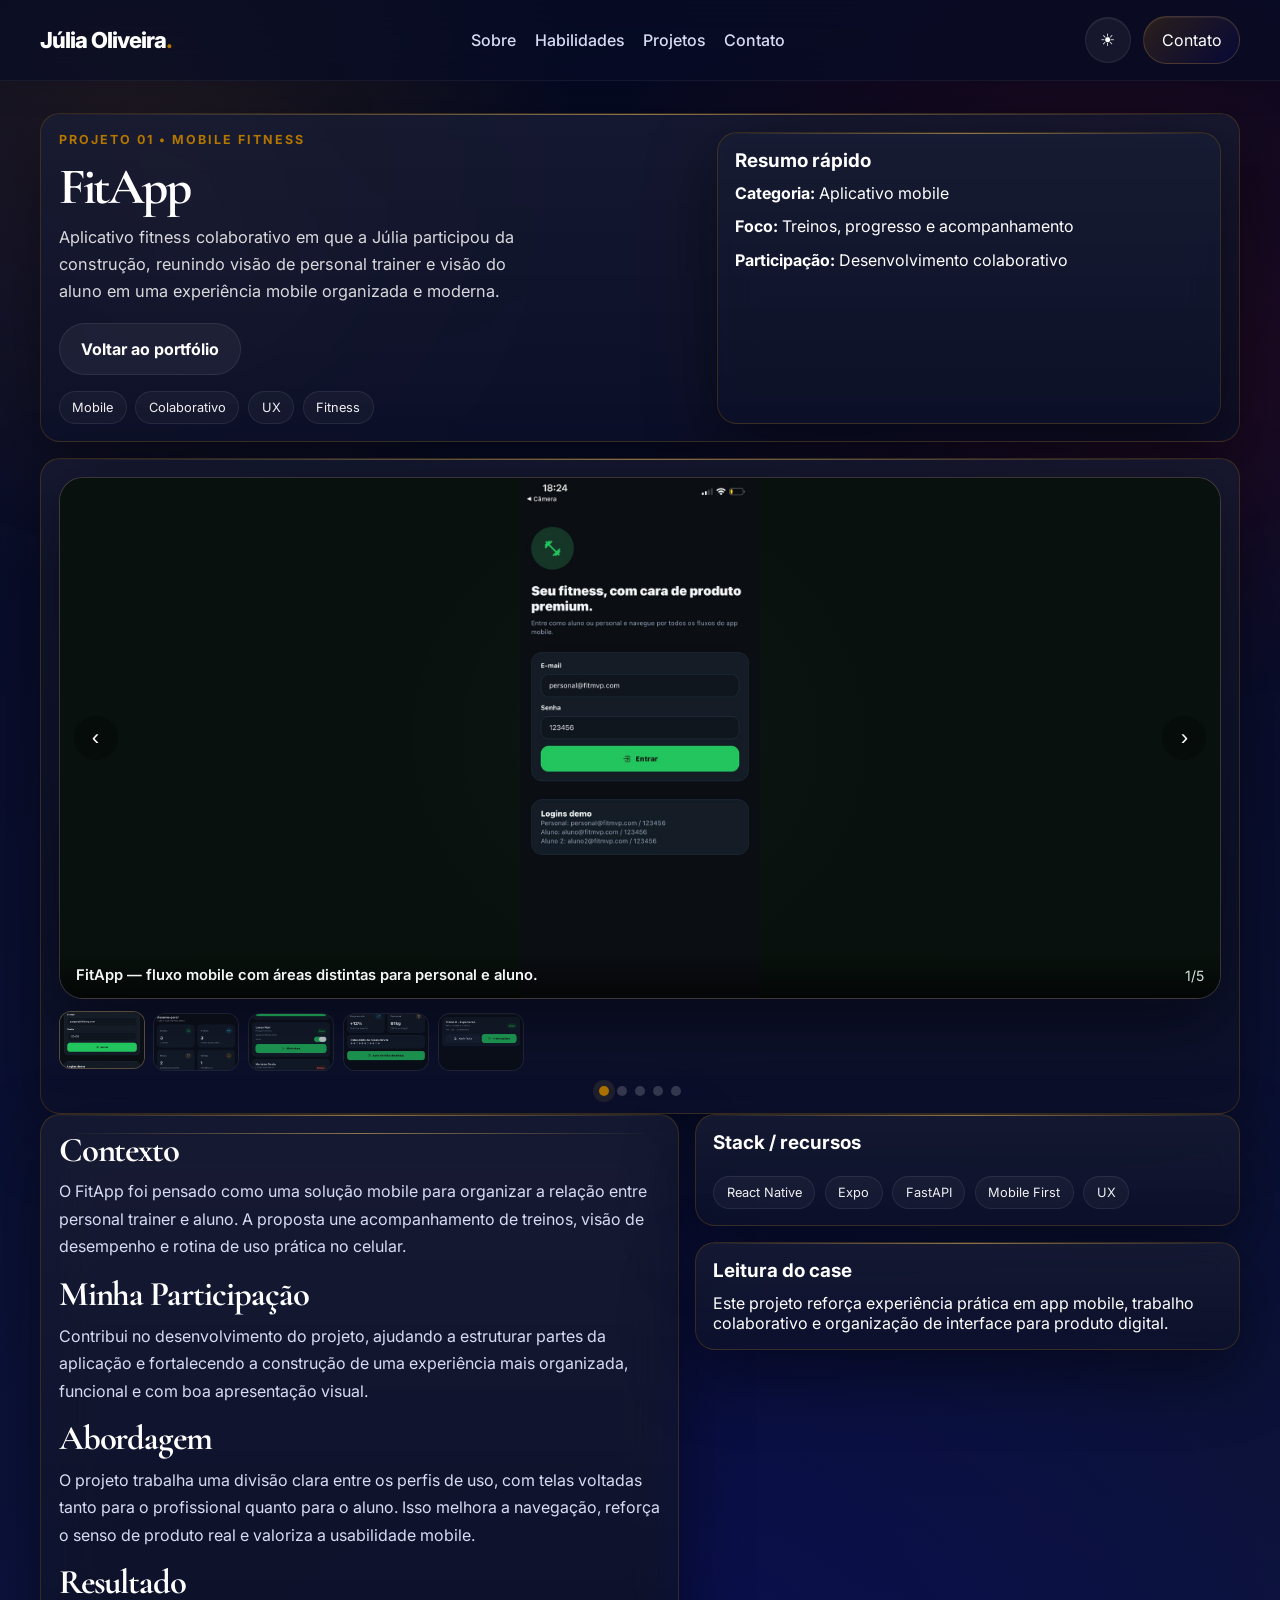
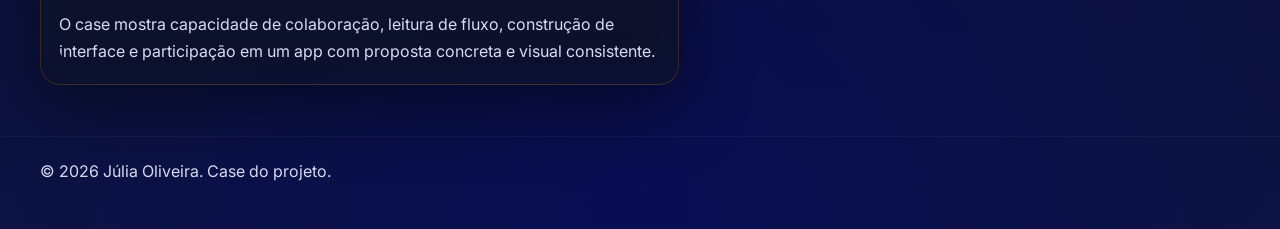
<file: projeto-1.html>
<!DOCTYPE html>
<html lang="pt-BR">
<head>
  <meta charset="UTF-8" />
  <meta name="viewport" content="width=device-width, initial-scale=1.0" />
  <title>FitApp | Júlia Oliveira</title>
  <meta name="description" content="Case do projeto FitApp no portfólio de Júlia Oliveira." />
  <link rel="preconnect" href="https://fonts.googleapis.com">
  <link rel="preconnect" href="https://fonts.gstatic.com" crossorigin>
  <link href="https://fonts.googleapis.com/css2?family=Inter:wght@400;500;600;700;800&family=Cormorant+Garamond:wght@600;700&display=swap" rel="stylesheet">
  <link rel="stylesheet" href="styles.css" />
</head>
<body class="project-page">
  <div class="bg-glow glow-1"></div>
  <div class="bg-glow glow-2"></div>

  <header class="header">
    <div class="container nav">
      <a href="index.html" class="brand">Júlia Oliveira<span class="brand-mark">.</span></a>
      <nav class="desktop-nav">
        <a href="index.html#sobre">Sobre</a>
        <a href="index.html#habilidades">Habilidades</a>
        <a href="index.html#projetos">Projetos</a>
        <a href="index.html#contato">Contato</a>
      </nav>
      <div class="nav-right">
        <button class="theme-toggle" id="themeToggle" type="button" aria-label="Alternar tema">☀</button>
        <a href="index.html#contato" class="nav-cta">Contato</a>
        <button class="menu-btn" id="menuBtn" aria-label="Abrir menu">☰</button>
      </div>
    </div>
    <nav class="mobile-nav" id="mobileNav">
      <a href="index.html#sobre">Sobre</a>
      <a href="index.html#habilidades">Habilidades</a>
      <a href="index.html#projetos">Projetos</a>
      <a href="index.html#contato">Contato</a>
    </nav>
  </header>

  <main class="container project-layout">
    <section class="case-head reveal">
      <div>
        <p class="eyebrow">Projeto 01 • Mobile Fitness</p>
        <h1 class="case-title">FitApp</h1>
        <p class="case-lead">Aplicativo fitness colaborativo em que a Júlia participou da construção, reunindo visão de personal trainer e visão do aluno em uma experiência mobile organizada e moderna.</p>
        <div class="hero-actions" style="margin-top:1.15rem;">
          <a href="index.html#projetos" class="btn btn-secondary">Voltar ao portfólio</a>
        </div>
        <div class="case-metrics">
          <span class="case-metric">Mobile</span><span class="case-metric">Colaborativo</span><span class="case-metric">UX</span><span class="case-metric">Fitness</span>
        </div>
      </div>
      <div class="case-aside-card">
        <h3>Resumo rápido</h3>
        <div class="case-aside-grid">
          <p><strong>Categoria:</strong> Aplicativo mobile</p>
          <p><strong>Foco:</strong> Treinos, progresso e acompanhamento</p>
          <p><strong>Participação:</strong> Desenvolvimento colaborativo</p>
        </div>
      </div>
    </section>

    <section class="case-gallery reveal">
      <div class="carousel" data-carousel>
        <button class="carousel-btn prev" type="button" aria-label="Imagem anterior">‹</button>
        <div class="carousel-track">
          <div class="carousel-slide active"><img src="assets/fitmobile/01-login-personal.png" alt="Tela de login do FitApp" /></div>
          <div class="carousel-slide"><img src="assets/fitmobile/03-dashboard-personal.png" alt="Dashboard do personal no FitApp" /></div>
          <div class="carousel-slide"><img src="assets/fitmobile/04-alunos-personal.png" alt="Tela de alunos do FitApp" /></div>
          <div class="carousel-slide"><img src="assets/fitmobile/09-progresso-aluno.png" alt="Tela de progresso do aluno no FitApp" /></div>
          <div class="carousel-slide"><img src="assets/fitmobile/14-treinos-aluno.png" alt="Tela de treinos do aluno no FitApp" /></div>
          <div class="carousel-overlay">
            <div class="carousel-caption">FitApp — fluxo mobile com áreas distintas para personal e aluno.</div>
            <div class="carousel-counter">1/5</div>
          </div>
        </div>
        <button class="carousel-btn next" type="button" aria-label="Próxima imagem">›</button>
      </div>
      <div class="carousel-thumbs">
        <button class="carousel-thumb-btn active" type="button" aria-label="Miniatura 1"><img src="assets/fitmobile/01-login-personal.png" alt="Miniatura login FitApp" /></button>
        <button class="carousel-thumb-btn" type="button" aria-label="Miniatura 2"><img src="assets/fitmobile/03-dashboard-personal.png" alt="Miniatura dashboard FitApp" /></button>
        <button class="carousel-thumb-btn" type="button" aria-label="Miniatura 3"><img src="assets/fitmobile/04-alunos-personal.png" alt="Miniatura alunos FitApp" /></button>
        <button class="carousel-thumb-btn" type="button" aria-label="Miniatura 4"><img src="assets/fitmobile/09-progresso-aluno.png" alt="Miniatura progresso FitApp" /></button>
        <button class="carousel-thumb-btn" type="button" aria-label="Miniatura 5"><img src="assets/fitmobile/14-treinos-aluno.png" alt="Miniatura treinos FitApp" /></button>
      </div>
      <div class="carousel-dots"></div>
    </section>

    <section class="case-layout reveal">
      <div class="case-story">
        <div class="case-aside-card project-main">
          <h2>Contexto</h2>
          <p>O FitApp foi pensado como uma solução mobile para organizar a relação entre personal trainer e aluno. A proposta une acompanhamento de treinos, visão de desempenho e rotina de uso prática no celular.</p>
          <h2>Minha Participação</h2>
          <p>Contribui no desenvolvimento do projeto, ajudando a estruturar partes da aplicação e fortalecendo a construção de uma experiência mais organizada, funcional e com boa apresentação visual.</p>
          <h2>Abordagem</h2>
          <p>O projeto trabalha uma divisão clara entre os perfis de uso, com telas voltadas tanto para o profissional quanto para o aluno. Isso melhora a navegação, reforça o senso de produto real e valoriza a usabilidade mobile.</p>
          <h2>Resultado</h2>
          <p>O case mostra capacidade de colaboração, leitura de fluxo, construção de interface e participação em um app com proposta concreta e visual consistente.</p>
        </div>
      </div>

      <aside class="case-aside">
        <div class="case-aside-card">
          <h3>Stack / recursos</h3>
          <div class="stack">
            <span>React Native</span><span>Expo</span><span>FastAPI</span><span>Mobile First</span><span>UX</span>
          </div>
        </div>
        <div class="case-aside-card">
          <h3>Leitura do case</h3>
          <p>Este projeto reforça experiência prática em app mobile, trabalho colaborativo e organização de interface para produto digital.</p>
        </div>
      </aside>
    </section>
  </main>

  <footer class="footer">
    <div class="container">
      <p>© 2026 Júlia Oliveira. Case do projeto.</p>
    </div>
  </footer>

  <script src="script.js"></script>
</body>
</html>
</file>
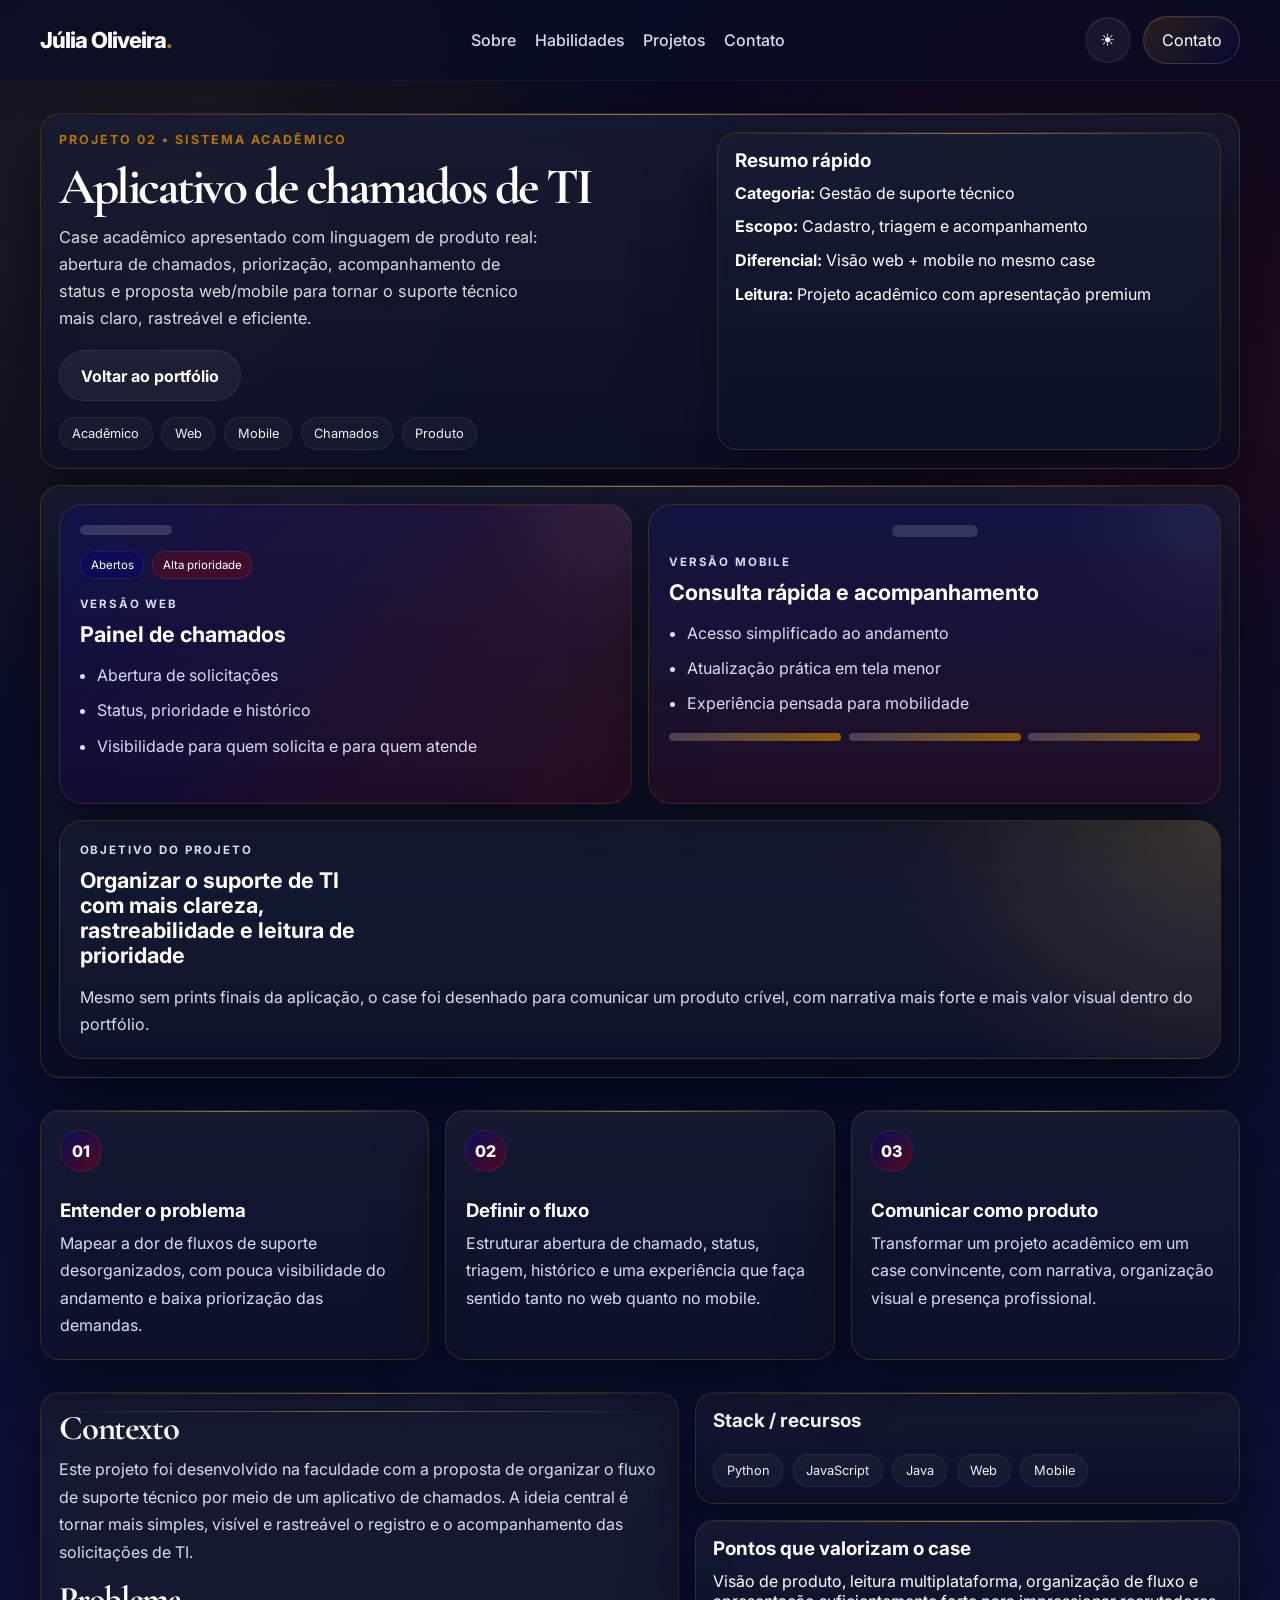
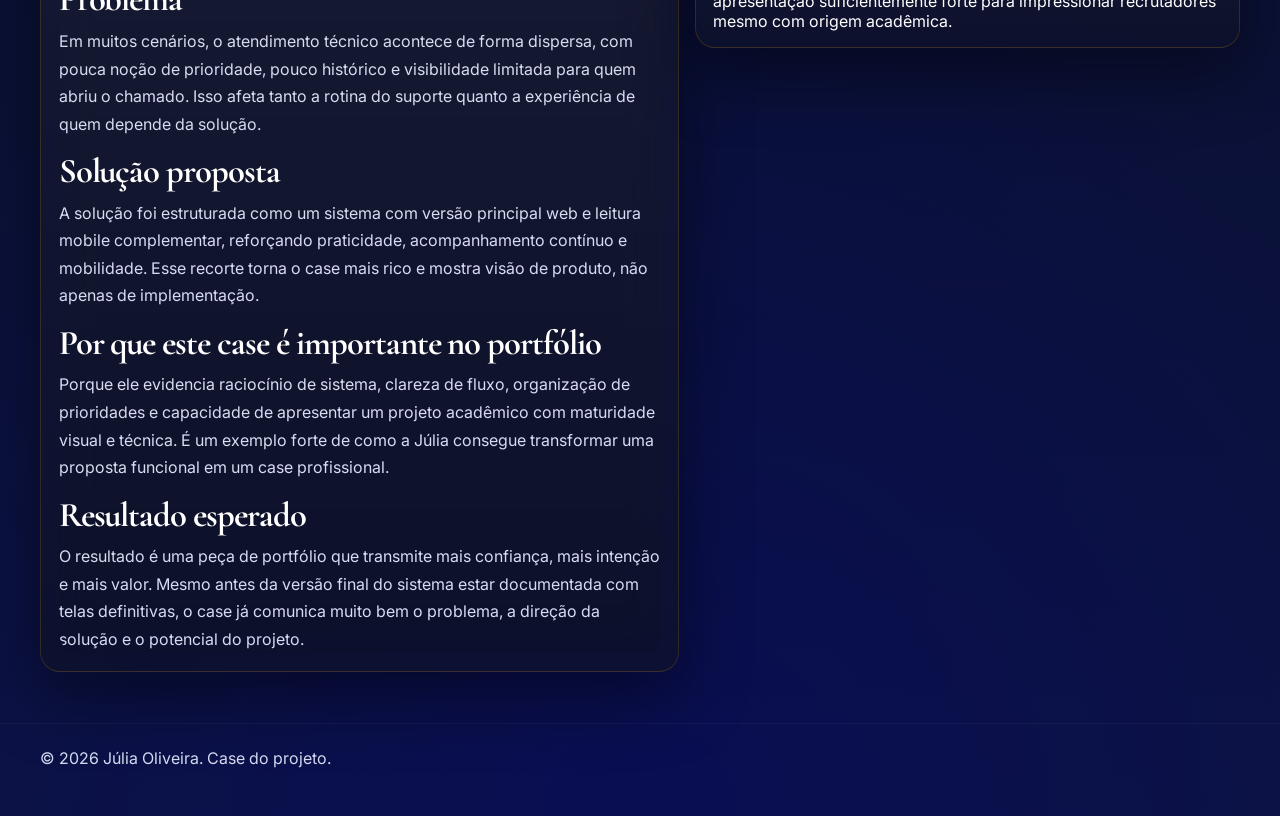
<file: projeto-2.html>
<!DOCTYPE html>
<html lang="pt-BR">
<head>
  <meta charset="UTF-8" />
  <meta name="viewport" content="width=device-width, initial-scale=1.0" />
  <title>App de Chamados de TI | Júlia Oliveira</title>
  <meta name="description" content="Case do projeto acadêmico de chamados de TI no portfólio de Júlia Oliveira." />
  <link rel="preconnect" href="https://fonts.googleapis.com">
  <link rel="preconnect" href="https://fonts.gstatic.com" crossorigin>
  <link href="https://fonts.googleapis.com/css2?family=Inter:wght@400;500;600;700;800&family=Cormorant+Garamond:wght@600;700&display=swap" rel="stylesheet">
  <link rel="stylesheet" href="styles.css" />
</head>
<body class="project-page">
  <div class="bg-glow glow-1"></div>
  <div class="bg-glow glow-2"></div>

  <header class="header">
    <div class="container nav">
      <a href="index.html" class="brand">Júlia Oliveira<span class="brand-mark">.</span></a>
      <nav class="desktop-nav">
        <a href="index.html#sobre">Sobre</a>
        <a href="index.html#habilidades">Habilidades</a>
        <a href="index.html#projetos">Projetos</a>
        <a href="index.html#contato">Contato</a>
      </nav>
      <div class="nav-right">
        <button class="theme-toggle" id="themeToggle" type="button" aria-label="Alternar tema">☀</button>
        <a href="index.html#contato" class="nav-cta">Contato</a>
        <button class="menu-btn" id="menuBtn" aria-label="Abrir menu">☰</button>
      </div>
    </div>
    <nav class="mobile-nav" id="mobileNav">
      <a href="index.html#sobre">Sobre</a>
      <a href="index.html#habilidades">Habilidades</a>
      <a href="index.html#projetos">Projetos</a>
      <a href="index.html#contato">Contato</a>
    </nav>
  </header>

  <main class="container project-layout">
    <section class="case-head reveal">
      <div>
        <p class="eyebrow">Projeto 02 • Sistema Acadêmico</p>
        <h1 class="case-title">Aplicativo de chamados de TI</h1>
        <p class="case-lead">Case acadêmico apresentado com linguagem de produto real: abertura de chamados, priorização, acompanhamento de status e proposta web/mobile para tornar o suporte técnico mais claro, rastreável e eficiente.</p>
        <div class="hero-actions" style="margin-top:1.15rem;">
          <a href="index.html#projetos" class="btn btn-secondary">Voltar ao portfólio</a>
        </div>
        <div class="case-metrics">
          <span class="case-metric">Acadêmico</span><span class="case-metric">Web</span><span class="case-metric">Mobile</span><span class="case-metric">Chamados</span><span class="case-metric">Produto</span>
        </div>
      </div>
      <div class="case-aside-card">
        <h3>Resumo rápido</h3>
        <div class="case-aside-grid">
          <p><strong>Categoria:</strong> Gestão de suporte técnico</p>
          <p><strong>Escopo:</strong> Cadastro, triagem e acompanhamento</p>
          <p><strong>Diferencial:</strong> Visão web + mobile no mesmo case</p>
          <p><strong>Leitura:</strong> Projeto acadêmico com apresentação premium</p>
        </div>
      </div>
    </section>

    <section class="case-gallery reveal">
      <div class="mockup-grid elevated-mockups">
        <article class="mockup-card mockup-card-primary device-web">
          <div class="device-bar"></div>
          <div class="ticket-board">
            <div class="ticket-board-top">
              <span class="ticket-pill open">Abertos</span>
              <span class="ticket-pill high">Alta prioridade</span>
            </div>
            <p class="mini-label">Versão web</p>
            <h3>Painel de chamados</h3>
            <ul>
              <li>Abertura de solicitações</li>
              <li>Status, prioridade e histórico</li>
              <li>Visibilidade para quem solicita e para quem atende</li>
            </ul>
          </div>
        </article>
        <article class="mockup-card device-mobile">
          <div class="mobile-notch"></div>
          <div class="mobile-ticket-ui">
            <p class="mini-label">Versão mobile</p>
            <h3>Consulta rápida e acompanhamento</h3>
            <ul>
              <li>Acesso simplificado ao andamento</li>
              <li>Atualização prática em tela menor</li>
              <li>Experiência pensada para mobilidade</li>
            </ul>
            <div class="mobile-ticket-status">
              <span></span><span></span><span></span>
            </div>
          </div>
        </article>
        <article class="mockup-card wide objective-card">
          <p class="mini-label">Objetivo do projeto</p>
          <h3>Organizar o suporte de TI com mais clareza, rastreabilidade e leitura de prioridade</h3>
          <p>Mesmo sem prints finais da aplicação, o case foi desenhado para comunicar um produto crível, com narrativa mais forte e mais valor visual dentro do portfólio.</p>
        </article>
      </div>
    </section>

    <section class="section reveal">
      <div class="case-process-grid">
        <article class="panel process-step-card">
          <span class="journey-index">01</span>
          <h3>Entender o problema</h3>
          <p>Mapear a dor de fluxos de suporte desorganizados, com pouca visibilidade do andamento e baixa priorização das demandas.</p>
        </article>
        <article class="panel process-step-card">
          <span class="journey-index">02</span>
          <h3>Definir o fluxo</h3>
          <p>Estruturar abertura de chamado, status, triagem, histórico e uma experiência que faça sentido tanto no web quanto no mobile.</p>
        </article>
        <article class="panel process-step-card">
          <span class="journey-index">03</span>
          <h3>Comunicar como produto</h3>
          <p>Transformar um projeto acadêmico em um case convincente, com narrativa, organização visual e presença profissional.</p>
        </article>
      </div>
    </section>

    <section class="case-layout reveal">
      <div class="case-story">
        <div class="case-aside-card project-main">
          <h2>Contexto</h2>
          <p>Este projeto foi desenvolvido na faculdade com a proposta de organizar o fluxo de suporte técnico por meio de um aplicativo de chamados. A ideia central é tornar mais simples, visível e rastreável o registro e o acompanhamento das solicitações de TI.</p>
          <h2>Problema</h2>
          <p>Em muitos cenários, o atendimento técnico acontece de forma dispersa, com pouca noção de prioridade, pouco histórico e visibilidade limitada para quem abriu o chamado. Isso afeta tanto a rotina do suporte quanto a experiência de quem depende da solução.</p>
          <h2>Solução proposta</h2>
          <p>A solução foi estruturada como um sistema com versão principal web e leitura mobile complementar, reforçando praticidade, acompanhamento contínuo e mobilidade. Esse recorte torna o case mais rico e mostra visão de produto, não apenas de implementação.</p>
          <h2>Por que este case é importante no portfólio</h2>
          <p>Porque ele evidencia raciocínio de sistema, clareza de fluxo, organização de prioridades e capacidade de apresentar um projeto acadêmico com maturidade visual e técnica. É um exemplo forte de como a Júlia consegue transformar uma proposta funcional em um case profissional.</p>
          <h2>Resultado esperado</h2>
          <p>O resultado é uma peça de portfólio que transmite mais confiança, mais intenção e mais valor. Mesmo antes da versão final do sistema estar documentada com telas definitivas, o case já comunica muito bem o problema, a direção da solução e o potencial do projeto.</p>
        </div>
      </div>

      <aside class="case-aside">
        <div class="case-aside-card">
          <h3>Stack / recursos</h3>
          <div class="stack">
            <span>Python</span><span>JavaScript</span><span>Java</span><span>Web</span><span>Mobile</span>
          </div>
        </div>
        <div class="case-aside-card">
          <h3>Pontos que valorizam o case</h3>
          <p>Visão de produto, leitura multiplataforma, organização de fluxo e apresentação suficientemente forte para impressionar recrutadores mesmo com origem acadêmica.</p>
        </div>
      </aside>
    </section>
  </main>

  <footer class="footer">
    <div class="container">
      <p>© 2026 Júlia Oliveira. Case do projeto.</p>
    </div>
  </footer>

  <script src="script.js"></script>
</body>
</html>
</file>
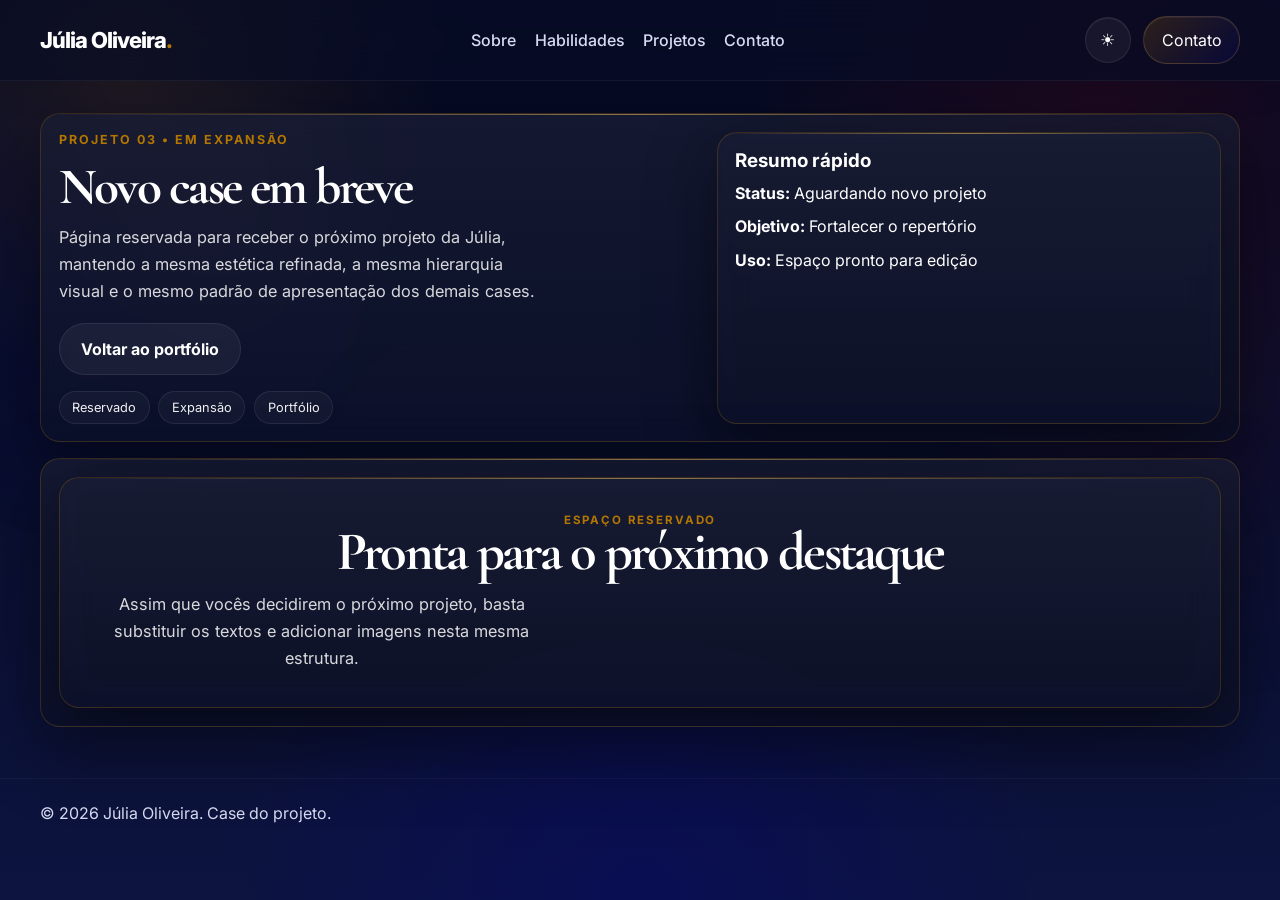
<file: projeto-3.html>
<!DOCTYPE html>
<html lang="pt-BR">
<head>
  <meta charset="UTF-8" />
  <meta name="viewport" content="width=device-width, initial-scale=1.0" />
  <title>Novo case em breve | Júlia Oliveira</title>
  <meta name="description" content="Espaço reservado para o próximo projeto do portfólio de Júlia Oliveira." />
  <link rel="preconnect" href="https://fonts.googleapis.com">
  <link rel="preconnect" href="https://fonts.gstatic.com" crossorigin>
  <link href="https://fonts.googleapis.com/css2?family=Inter:wght@400;500;600;700;800&family=Cormorant+Garamond:wght@600;700&display=swap" rel="stylesheet">
  <link rel="stylesheet" href="styles.css" />
</head>
<body class="project-page">
  <div class="bg-glow glow-1"></div>
  <div class="bg-glow glow-2"></div>

  <header class="header">
    <div class="container nav">
      <a href="index.html" class="brand">Júlia Oliveira<span class="brand-mark">.</span></a>
      <nav class="desktop-nav">
        <a href="index.html#sobre">Sobre</a>
        <a href="index.html#habilidades">Habilidades</a>
        <a href="index.html#projetos">Projetos</a>
        <a href="index.html#contato">Contato</a>
      </nav>
      <div class="nav-right">
        <button class="theme-toggle" id="themeToggle" type="button" aria-label="Alternar tema">☀</button>
        <a href="index.html#contato" class="nav-cta">Contato</a>
        <button class="menu-btn" id="menuBtn" aria-label="Abrir menu">☰</button>
      </div>
    </div>
    <nav class="mobile-nav" id="mobileNav">
      <a href="index.html#sobre">Sobre</a>
      <a href="index.html#habilidades">Habilidades</a>
      <a href="index.html#projetos">Projetos</a>
      <a href="index.html#contato">Contato</a>
    </nav>
  </header>

  <main class="container project-layout">
    <section class="case-head reveal">
      <div>
        <p class="eyebrow">Projeto 03 • Em expansão</p>
        <h1 class="case-title">Novo case em breve</h1>
        <p class="case-lead">Página reservada para receber o próximo projeto da Júlia, mantendo a mesma estética refinada, a mesma hierarquia visual e o mesmo padrão de apresentação dos demais cases.</p>
        <div class="hero-actions" style="margin-top:1.15rem;">
          <a href="index.html#projetos" class="btn btn-secondary">Voltar ao portfólio</a>
        </div>
        <div class="case-metrics">
          <span class="case-metric">Reservado</span><span class="case-metric">Expansão</span><span class="case-metric">Portfólio</span>
        </div>
      </div>
      <div class="case-aside-card">
        <h3>Resumo rápido</h3>
        <div class="case-aside-grid">
          <p><strong>Status:</strong> Aguardando novo projeto</p>
          <p><strong>Objetivo:</strong> Fortalecer o repertório</p>
          <p><strong>Uso:</strong> Espaço pronto para edição</p>
        </div>
      </div>
    </section>

    <section class="case-gallery reveal">
      <div class="case-aside-card centered-placeholder">
        <p class="mini-label">Espaço reservado</p>
        <h2 class="case-title small-case-title">Pronta para o próximo destaque</h2>
        <p class="case-lead">Assim que vocês decidirem o próximo projeto, basta substituir os textos e adicionar imagens nesta mesma estrutura.</p>
      </div>
    </section>
  </main>

  <footer class="footer">
    <div class="container">
      <p>© 2026 Júlia Oliveira. Case do projeto.</p>
    </div>
  </footer>

  <script src="script.js"></script>
</body>
</html>
</file>
<file: styles.css>
* { margin:0; padding:0; box-sizing:border-box; }

:root{
  --bg:#080c25;
  --bg-2:#12184a;
  --surface:rgba(8,12,37,.76);
  --surface-2:rgba(255,255,255,.05);
  --surface-3:rgba(255,255,255,.035);
  --border:rgba(179,118,0,.24);
  --text:#ffffff;
  --muted:#d8dcf3;
  --gold:#b37600;
  --gold-2:#ffd991;
  --green:#a50000;
  --green-2:#7f0000;
  --accent:#00017f;
  --red:#a50000;
  --shadow:0 24px 70px rgba(0,0,0,.46);
  --radius-xl:32px;
  --radius-lg:22px;
  --radius-md:16px;
  --container:1200px;
  --hero-title:clamp(2.7rem,6vw,6rem);
  --section-title:clamp(2rem,3.6vw,3.3rem);
  --case-title:clamp(2rem,4vw,4rem);
  --glass:linear-gradient(180deg, rgba(255,255,255,.05), rgba(255,255,255,.015));
  --bg-gradient:
    radial-gradient(circle at 10% 8%, rgba(179,118,0,.16), transparent 22%),
    radial-gradient(circle at 86% 14%, rgba(165,0,0,.15), transparent 26%),
    radial-gradient(circle at 50% 100%, rgba(0,1,127,.32), transparent 38%),
    linear-gradient(180deg, #060a22 0%, #0d143f 100%);
}

body.light{
  --bg:#ffffff;
  --bg-2:#f7f8ff;
  --surface:rgba(255,255,255,.88);
  --surface-2:rgba(14,22,28,.04);
  --surface-3:rgba(14,22,28,.03);
  --border:rgba(0,1,127,.12);
  --text:#101741;
  --muted:#5f6487;
  --gold:#b37600;
  --gold-2:#8b5a00;
  --green:#a50000;
  --green-2:#7f0000;
  --accent:#00017f;
  --red:#a50000;
  --shadow:0 20px 55px rgba(16,24,40,.12);
  --glass:linear-gradient(180deg, rgba(255,255,255,.72), rgba(255,255,255,.48));
  --bg-gradient:
    radial-gradient(circle at 12% 10%, rgba(179,118,0,.10), transparent 22%),
    radial-gradient(circle at 86% 16%, rgba(165,0,0,.08), transparent 26%),
    linear-gradient(180deg, #ffffff 0%, #f7f8ff 100%);
}

html{ scroll-behavior:smooth; }

body{
  font-family:"Inter",sans-serif;
  background:var(--bg-gradient);
  color:var(--text);
  min-height:100vh;
  overflow-x:hidden;
  transition:background .45s ease,color .35s ease;
}

body::before{
  content:"";
  position:fixed; inset:0;
  background:
    radial-gradient(circle at 18% 28%, rgba(255,255,255,.03), transparent 16%),
    radial-gradient(circle at 82% 62%, rgba(255,255,255,.02), transparent 18%);
  pointer-events:none; z-index:0;
}
body::after{
  content:"";
  position:fixed; inset:0;
  opacity:.07;
  background-image:
    linear-gradient(rgba(255,255,255,.06) 1px, transparent 1px),
    linear-gradient(90deg, rgba(255,255,255,.05) 1px, transparent 1px);
  background-size:130px 130px;
  mix-blend-mode:soft-light;
  pointer-events:none; z-index:0;
}

a{ color:inherit; text-decoration:none; }
img{ display:block; max-width:100%; }

.container{ width:min(calc(100% - 2.4rem), var(--container)); margin:0 auto; }

.bg-glow{
  position:fixed; border-radius:50%; filter:blur(90px);
  opacity:.34; pointer-events:none; z-index:0;
}
.glow-1{ width:340px; height:340px; top:60px; left:-80px; background:rgba(0,1,127,.28); }
.glow-2{ width:300px; height:300px; right:-80px; top:280px; background:rgba(165,0,0,.18); }

#preloader{
  position:fixed; inset:0; z-index:1000;
  background:
    radial-gradient(circle at 50% 32%, rgba(213,175,92,.12), transparent 22%),
    linear-gradient(180deg, #050818 0%, #0b1130 100%);
  display:grid; place-items:center;
  transition:opacity .8s ease, visibility .8s ease;
}
#preloader.hidden{ opacity:0; visibility:hidden; }
.preloader-inner{ width:min(760px, calc(100% - 2rem)); text-align:center; }
.preloader-kicker{
  color:rgba(255,255,255,.62); letter-spacing:.26em;
  text-transform:uppercase; font-size:.8rem; margin-bottom:1rem;
}
.preloader-name{
  font-size:clamp(2.6rem,9vw,6.5rem); line-height:.9; letter-spacing:-.06em;
  font-weight:800; color:#f5f6f3; opacity:0; transform:translateY(18px) scale(.98);
  animation:v15Name 1.15s ease forwards;
}
.preloader-name span{
  display:block;
  background:linear-gradient(135deg,#ffffff 0%, #f2dfb0 55%, #d5af5c 100%);
  -webkit-background-clip:text; background-clip:text; color:transparent;
}
.preloader-line{
  width:min(520px,100%); height:10px; margin:2rem auto 0;
  border-radius:999px; background:rgba(255,255,255,.08); overflow:hidden;
  position:relative;
}
.preloader-line::after{
  content:""; position:absolute; inset:0 auto 0 0; width:0;
  border-radius:inherit;
  background:linear-gradient(90deg, #00017f, #b37600, #a50000, #ffffff);
  box-shadow:0 0 26px rgba(213,175,92,.24);
  animation:v15Load 1.95s cubic-bezier(.2,.7,.2,1) forwards;
}
.preloader-sub{ margin-top:1rem; color:rgba(255,255,255,.72); font-size:.96rem; }

@keyframes v15Name{ to{ opacity:1; transform:translateY(0) scale(1);} }
@keyframes v15Load{ to{ width:100%; } }

.header{
  position:sticky; top:0; z-index:20;
  backdrop-filter:blur(18px);
  background:color-mix(in srgb, var(--bg) 68%, transparent);
  border-bottom:1px solid rgba(255,255,255,.05);
  box-shadow:0 12px 30px rgba(0,0,0,.08);
}
.nav{
  display:flex; align-items:center; justify-content:space-between;
  min-height:80px; gap:1rem;
}
.brand{
  font-size:1.38rem; font-weight:800; letter-spacing:-.045em;
  white-space:nowrap;
}
.brand-mark{ color:var(--gold); }
.desktop-nav{ display:flex; gap:1.15rem; align-items:center; }
.desktop-nav a,.mobile-nav a{ color:var(--muted); transition:.25s ease; }
.desktop-nav a{
  position:relative; font-weight:500;
}
.desktop-nav a::after{
  content:""; position:absolute; left:0; bottom:-.45rem;
  width:0; height:1px;
  background:linear-gradient(90deg, transparent, var(--gold), transparent);
  transition:width .25s ease;
}
.desktop-nav a:hover,.mobile-nav a:hover{ color:var(--text); }
.desktop-nav a:hover::after{ width:100%; }
.nav-right{ display:flex; align-items:center; gap:.8rem; }
.theme-toggle{
  min-width:46px; height:46px; border-radius:999px;
  border:1px solid rgba(255,255,255,.08);
  background:var(--surface-2); color:var(--text);
  cursor:pointer; font-size:1.05rem;
  box-shadow:inset 0 1px 0 rgba(255,255,255,.06);
}
.nav-cta{
  padding:.84rem 1.08rem; border-radius:999px;
  background:linear-gradient(135deg, rgba(179,118,0,.20), rgba(0,1,127,.22));
  border:1px solid rgba(213,175,92,.22);
  color:var(--text)!important;
  box-shadow:inset 0 1px 0 rgba(255,255,255,.06);
}
.menu-btn{
  display:none; border:0; background:transparent; color:var(--text);
  font-size:1.65rem; cursor:pointer;
}
.mobile-nav{
  display:none; flex-direction:column; gap:1rem; padding:0 1rem 1rem;
}
.mobile-nav.open{ display:flex; }

.hero{
  position:relative; z-index:1;
  display:grid; grid-template-columns:18fr .80fr; gap:1.35rem;
  align-items:stretch; padding:4.1rem 0 2.6rem;
}
.hero-copy{
  display:flex; flex-direction:column; justify-content:center;
}
.eyebrow,.section-kicker{
  color:var(--gold); letter-spacing:.16em; text-transform:uppercase;
  font-size:.78rem; font-weight:700; margin-bottom:1rem;
}
.hero h1,.project-hero h1{
  font-size:var(--hero-title);
  line-height:.92; letter-spacing:-.065em;
  max-width:100ch;
}
.hero h1 span{ display:block; color:var(--gold-2); }
.hero-subline{
  margin-top:1rem;
  font-size:1.02rem;
  color:color-mix(in srgb, var(--text) 78%, transparent);
  max-width:150ch;
}
.hero-text{
  margin-top:1.2rem; max-width:54ch; color:var(--muted);
  font-size:1rem; line-height:1.75;
}
.hero-actions{ display:flex; gap:1rem; margin-top:1.45rem; flex-wrap:wrap; }
.btn{
  display:inline-flex; justify-content:center; align-items:center;
  min-height:50px; padding:.92rem 1.32rem;
  border-radius:999px; font-weight:700;
  transition:transform .24s ease, box-shadow .24s ease, background .24s ease, border-color .24s ease;
}
.btn:hover{ transform:translateY(-2px); }
.btn-primary{
  background:linear-gradient(135deg, var(--gold), color-mix(in srgb, var(--gold) 72%, white), color-mix(in srgb, var(--red, #a50000) 18%, white));
  color:#10100d; box-shadow:0 14px 34px rgba(213,175,92,.24);
}
.btn-secondary{
  border:1px solid rgba(255,255,255,.08); background:var(--surface-2);
}
.hero-badges,.stack{
  margin-top:1.35rem; display:flex; gap:.6rem; flex-wrap:wrap;
}
.hero-badges span,.stack span,.tag,.carousel-chip,.case-metric{
  border:1px solid rgba(255,255,255,.08);
  background:rgba(255,255,255,.035);
  color:color-mix(in srgb, var(--text) 94%, transparent);
  padding:.5rem .78rem; border-radius:999px; font-size:.8rem;
}

.card-frame,.panel,.project-card,.service-card,.cta-box,.hero-visual,.case-head,.case-gallery,.case-story,.case-aside-card{
  background:var(--glass), var(--surface);
  border:1px solid var(--border);
  box-shadow:var(--shadow);
  backdrop-filter:blur(16px);
}

.hero-visual{
  min-height:420px; border-radius:28px; padding:.85rem; overflow:hidden;
}
.hero-visual-grid{
  display:grid; grid-template-columns:1fr 1fr; grid-template-rows:1fr 1fr;
  gap:.75rem; height:100%;
}
.hero-visual-card{
  border-radius:24px; overflow:hidden;
  border:1px solid rgba(255,255,255,.08);
  background:rgba(255,255,255,.03);
  position:relative; min-height:180px;
}
.hero-visual-card.large{ min-height:370px; grid-row:span 2; }
.hero-visual-card img{
  width:100%; height:100%; object-fit:cover;
  transform:scale(1.02); transition:transform .6s ease;
}
.hero-visual-card:hover img{ transform:scale(1.06); }
.hero-visual-card::after{
  content:""; position:absolute; inset:auto 0 0 0; height:48%;
  background:linear-gradient(180deg, rgba(0,0,0,0), rgba(0,0,0,.48));
}
.hero-visual-label{
  position:absolute; left:1rem; bottom:1rem; z-index:1;
  padding:.55rem .8rem; border-radius:999px;
  background:rgba(9,16,13,.58); backdrop-filter:blur(10px);
  color:#f3f6f4; font-weight:700; font-size:.82rem;
}
.project-five-card{
  background:
    linear-gradient(135deg, rgba(213,175,92,.10), rgba(31,210,107,.08)),
    rgba(255,255,255,.03);
  display:flex; align-items:center; justify-content:center; padding:1rem;
}
.project-five-kicker{
  color:var(--gold); text-transform:uppercase; letter-spacing:.12em;
  font-size:.75rem; margin-bottom:.55rem;
}
.project-five-inner h3{ font-size:1rem; margin-bottom:.45rem; }
.project-five-inner p{ color:var(--muted); line-height:1.5; font-size:.92rem; }

.status-row{
  display:inline-flex; align-items:center; gap:.7rem; padding:.62rem .92rem;
  border-radius:999px; background:rgba(31,210,107,.12);
  border:1px solid rgba(165,0,0,.16);
  color:color-mix(in srgb, var(--text) 95%, transparent); font-size:.9rem; margin-bottom:1rem;
}
.dot{
  width:10px; height:10px; border-radius:50%;
  background:var(--green); box-shadow:0 0 0 6px rgba(165,0,0,.12);
}

.section{ position:relative; z-index:1; padding:2rem 0; }
.section-heading{ margin-bottom:1.2rem; }
.section-heading h2,.cta-box h2,.project-main h2{
  font-family:"Cormorant Garamond",serif;
  font-size:var(--section-title); line-height:1.02; letter-spacing:-.03em;
}
.section-subtext,.card-frame p,.project-card p,.service-card p,.panel p,.timeline-content p,.note,.project-main p,.project-sidebar p{
  color:var(--muted); line-height:1.72;
}
.section-subtext{ max-width:72ch; margin-top:.8rem; }

.about-grid,.contact-grid,.project-content,.case-layout{
  display:grid; grid-template-columns:1.08fr .92fr; gap:1rem;
}
.panel,.project-card,.service-card,.card-frame,.case-head,.case-gallery,.case-story,.case-aside-card{
  border-radius:20px; padding:1.1rem;
  position:relative; overflow:hidden;
  transition:transform .26s ease, border-color .26s ease, box-shadow .26s ease;
}
.panel::before,.project-card::before,.service-card::before,.card-frame::before,.hero-visual::before,.case-head::before,.case-gallery::before,.case-story::before,.case-aside-card::before{
  content:""; position:absolute; inset:0 0 auto 0; height:1px;
  background:linear-gradient(90deg, transparent, rgba(213,175,92,.62), transparent);
}
.panel:hover,.project-card:hover,.service-card:hover,.case-head:hover,.case-gallery:hover,.case-story:hover,.case-aside-card:hover{
  transform:translateY(-3px);
  border-color:rgba(213,175,92,.26);
  box-shadow:0 24px 70px rgba(0,0,0,.4);
}

.stats{ display:grid; gap:.9rem; }
.stats strong{ display:block; margin-bottom:.32rem; font-size:1rem; }

.cards-grid,.services-grid{
  display:grid; grid-template-columns:repeat(2,minmax(0,1fr)); gap:1rem;
}
.projects-showcase{ display:grid; gap:1rem; }
.projects-five{ grid-template-columns:repeat(2,minmax(0,1fr)); }
.projects-five .project-card:last-child{ grid-column:span 2; }

.projects-intro{
  padding:1rem 1.1rem;
  background:
    linear-gradient(135deg, rgba(213,175,92,.07), rgba(31,210,107,.05)),
    var(--glass), var(--surface);
}
.projects-intro-kicker{
  color:var(--gold); text-transform:uppercase; letter-spacing:.12em;
  font-size:.74rem; font-weight:700; margin-bottom:.45rem;
}

.project-card.featured{
  display:grid; grid-template-columns:1.02fr .98fr; gap:1rem;
  align-items:center; min-height:285px;
}
.project-card.featured .project-thumb{
  min-height:220px; margin-top:0;
}

.project-top{ display:flex; flex-direction:column; gap:.7rem; margin-bottom:.8rem; }
.project-card h3,.service-card h3,.contact-panel h3,.social-panel h3,.timeline-content h3,.case-aside-card h3{
  font-size:1.18rem; margin-bottom:.45rem;
}
.project-thumb{
  margin-top:1rem; border-radius:16px; overflow:hidden;
  border:1px solid rgba(213,175,92,.16);
  box-shadow:0 18px 40px rgba(0,0,0,.25);
  aspect-ratio:16/9; background:rgba(255,255,255,.03);
  position:relative;
}
.project-thumb::after{
  content:""; position:absolute; inset:auto 0 0 0; height:52%;
  background:linear-gradient(180deg, rgba(0,0,0,0), rgba(0,0,0,.42));
}
.project-thumb img{
  width:100%; height:100%; object-fit:cover; transition:transform .5s ease;
}
.project-card:hover .project-thumb img{ transform:scale(1.04); }

.details-link{
  display:inline-flex; align-items:center; justify-content:center;
  margin-top:.9rem; min-height:42px; padding:.76rem .92rem;
  border-radius:999px; border:1px solid rgba(213,175,92,.24);
  background:linear-gradient(135deg, rgba(213,175,92,.12), rgba(213,175,92,.06));
  color:color-mix(in srgb, var(--gold-2) 96%, white); font-weight:700;
}
.details-link:hover{
  background:linear-gradient(135deg, rgba(213,175,92,.18), rgba(213,175,92,.10));
}

.services-grid .service-card{ min-height:154px; }
.timeline{
  position:relative; margin-top:.6rem; padding-left:1rem;
  border-left:1px solid rgba(213,175,92,.18);
}
.timeline-item{ position:relative; padding-left:1.1rem; }
.timeline-item + .timeline-item{ margin-top:1.15rem; }
.timeline-marker{
  position:absolute; left:-1.55rem; top:.45rem;
  width:12px; height:12px; border-radius:50%;
  background:var(--gold); box-shadow:0 0 0 6px rgba(213,175,92,.12);
}

.cta-box{
  padding:1.35rem; border-radius:28px;
  display:flex; justify-content:space-between; gap:1.4rem; align-items:center;
}
.cta-box h2{ max-width:20ch; }

.social-links{ display:flex; gap:.85rem; flex-wrap:wrap; margin-top:.8rem; }
.social-links a{
  padding:.72rem .98rem; border-radius:999px;
  background:rgba(255,255,255,.04); border:1px solid rgba(255,255,255,.08);
}
.contact-panel a,.social-panel a{ color:var(--gold-2); }

.footer{
  padding:1.5rem 0 3rem; color:var(--muted);
  border-top:1px solid rgba(255,255,255,.04); margin-top:1rem;
}

.reveal{
  opacity:0; transform:translateY(24px);
  transition:opacity .72s ease, transform .72s ease;
}
.reveal.visible{ opacity:1; transform:translateY(0); }

.project-page .project-layout{
  padding-top:2rem; padding-bottom:2.2rem;
  position:relative; z-index:1;
}
.project-hero h1{
  font-size:clamp(1.75rem, 3.1vw, 3rem);
  max-width:13ch;
}
.project-hero .hero-text{ max-width:64ch; }
.project-cover{ margin-top:1rem; }

.case-head{
  display:grid; grid-template-columns:1.12fr .88fr; gap:1rem;
  margin-bottom:1rem;
}
.case-title{
  font-family:"Cormorant Garamond",serif;
  font-size:var(--case-title);
  line-height:.95;
  letter-spacing:-.05em;
  margin-bottom:.8rem;
}
.case-lead{
  color:color-mix(in srgb, var(--text) 84%, transparent);
  font-size:1.02rem;
  max-width:48ch;
  line-height:1.65;
}
.case-metrics{
  display:flex; gap:.55rem; flex-wrap:wrap; margin-top:1rem;
}
.case-gallery{
  margin-top:0;
}
.carousel{
  position:relative; border-radius:24px; overflow:hidden;
  border:1px solid rgba(213,175,92,.22);
  box-shadow:var(--shadow);
  background:var(--glass), var(--surface);
}
.carousel-track{
  position:relative; width:100%; min-height:300px;
}
.carousel-slide{
  opacity:0; transition:opacity .42s ease;
  position:absolute; inset:0; display:block; pointer-events:none;
}
.carousel-slide.active{
  opacity:1; position:relative; pointer-events:auto;
}
.carousel-slide img{
  width:100%; height:100%; min-height:300px; max-height:520px;
  object-fit:contain;
  background:
    radial-gradient(circle at center, rgba(255,255,255,.02), transparent 40%),
    #08110d;
}
body.light .carousel-slide img{ background:#eef2f5; }
.carousel-overlay{
  position:absolute; inset:auto 0 0 0;
  padding:.85rem 1rem;
  background:linear-gradient(180deg, rgba(0,0,0,0), rgba(0,0,0,.62));
  display:flex; justify-content:space-between; align-items:end; gap:1rem;
  pointer-events:none;
}
.carousel-caption{ color:#f5f7f6; font-weight:600; font-size:.92rem; }
.carousel-counter{ color:#d8e3dc; font-size:.88rem; }
.carousel-btn{
  position:absolute; top:50%; transform:translateY(-50%);
  width:44px; height:44px; border:0; border-radius:50%;
  background:rgba(6,12,10,.72); color:#fff; font-size:1.4rem;
  cursor:pointer; z-index:2; backdrop-filter:blur(10px);
}
.carousel-btn.prev{ left:14px; }
.carousel-btn.next{ right:14px; }

.carousel-thumbs{
  display:flex; gap:.55rem; overflow:auto; padding:.9rem 0 .15rem;
  scrollbar-width:none;
}
.carousel-thumbs::-webkit-scrollbar{ display:none; }
.carousel-thumb-btn{
  border:1px solid rgba(255,255,255,.08);
  background:rgba(255,255,255,.04);
  border-radius:12px; overflow:hidden;
  width:86px; height:58px; flex:0 0 auto; cursor:pointer;
  opacity:.7; transition:opacity .24s ease, transform .24s ease, border-color .24s ease;
}
.carousel-thumb-btn img{
  width:100%; height:100%; object-fit:cover;
}
.carousel-thumb-btn.active{
  opacity:1; transform:translateY(-2px);
  border-color:rgba(213,175,92,.34);
}
.carousel-dots{
  display:flex; gap:.5rem; justify-content:center; padding:.75rem 0 0; flex-wrap:wrap;
}
.carousel-dot{
  width:10px; height:10px; border-radius:50%; border:0; cursor:pointer;
  background:rgba(255,255,255,.18);
}
.carousel-dot.active{
  background:var(--gold); box-shadow:0 0 0 6px rgba(213,175,92,.10);
}
.carousel-note{
  margin-top:.9rem; display:inline-flex; gap:.65rem; align-items:center; flex-wrap:wrap;
  color:var(--muted); font-size:.9rem;
}

.case-layout{
  align-items:start;
}
.case-story,.case-aside{
  display:grid; gap:1rem;
}
.case-story .project-main{
  padding:0; background:none; border:0; box-shadow:none;
}
.case-story .project-main h2{
  font-size:clamp(1.7rem,2.7vw,2.35rem);
  margin-top:1rem; margin-bottom:.65rem;
}
.case-story .project-main h2:first-child{ margin-top:0; }
.case-aside{
  position:sticky; top:96px;
}
.case-aside-card{
  padding:1rem 1.05rem;
}
.case-aside-grid{
  display:grid; gap:.85rem;
}
.case-divider{
  height:1px; background:linear-gradient(90deg, transparent, rgba(213,175,92,.2), transparent);
  margin:1rem 0;
}

body.light .header{ background:color-mix(in srgb, var(--bg) 84%, transparent); }
body.light .hero-visual-label{ background:rgba(255,255,255,.74); color:#1a2330; }
body.light .project-thumb::after,
body.light .hero-visual-card::after{
  background:linear-gradient(180deg, rgba(255,255,255,0), rgba(255,255,255,.22));
}
body.light .project-five-card{
  background:
    linear-gradient(135deg, rgba(184,133,35,.10), rgba(0,1,127,.08)),
    rgba(255,255,255,.58);
}

@media (max-width:1100px){
  .hero{ grid-template-columns:1fr; }
  .hero h1,.project-hero h1{ max-width:100%; }
  .project-card.featured, .case-head, .case-layout{ grid-template-columns:1fr; }
  .case-aside{ position:relative; top:auto; }
}
@media (max-width:760px){
  .container{ width:min(calc(100% - 1.2rem), var(--container)); }
  .desktop-nav{ display:none; }
  .menu-btn{ display:block; }
  .brand{ font-size:1rem; }
  .hero{ padding-top:3rem; gap:1rem; }
  .hero h1{ font-size:clamp(1.9rem,11vw,3rem); }
  .hero-visual{ min-height:auto; }
  .hero-visual-grid{ grid-template-columns:1fr; grid-template-rows:auto; }
  .hero-visual-card.large{ min-height:250px; grid-row:span 1; }
  .section{ padding:1.55rem 0; }
  .project-card,.service-card,.panel,.case-head,.case-gallery,.case-story,.case-aside-card{ padding:1rem; }
  .projects-five .project-card:last-child{ grid-column:span 1; }
  .project-page .project-layout{ padding-top:1.7rem; }
  .project-hero h1{ font-size:clamp(1.45rem,9vw,2.2rem); }
  .carousel-slide img,.carousel-track{ min-height:200px; max-height:300px; }
  .carousel-thumb-btn{ width:72px; height:50px; }
}


.hero-visual-grid-custom{grid-template-columns:1.2fr 1fr;grid-template-rows:repeat(2,minmax(120px,1fr));}
.hero-panel{border:1px solid rgba(255,255,255,.08);border-radius:24px;padding:1.1rem;background:linear-gradient(180deg, rgba(255,255,255,.06), rgba(255,255,255,.02));display:flex;flex-direction:column;justify-content:space-between;gap:.8rem;}
.hero-panel strong{font-size:1rem;line-height:1.5;}
.hero-panel h3{font-size:1.5rem;line-height:1.05;font-family:"Cormorant Garamond",serif;}
.hero-panel-main{grid-row:span 2;padding:1.4rem;}
.hero-panel-accent{background:linear-gradient(135deg, rgba(0,1,127,.34), rgba(165,0,0,.22), rgba(179,118,0,.18));}
.mini-label{color:var(--gold);text-transform:uppercase;letter-spacing:.16em;font-size:.72rem;font-weight:700;}
.projects-three{grid-template-columns:repeat(2,minmax(0,1fr));}
.project-thumb-placeholder{display:grid;place-items:center;background:linear-gradient(135deg, rgba(0,1,127,.95), rgba(165,0,0,.85) 55%, rgba(179,118,0,.92));}
.project-thumb-placeholder.soft{background:linear-gradient(135deg, rgba(0,1,127,.86), rgba(179,118,0,.80));}
.thumb-placeholder-content{padding:1.4rem;text-align:left;color:#fff;display:flex;flex-direction:column;gap:.55rem;max-width:100%;}
.thumb-placeholder-content span{font-size:.78rem;letter-spacing:.14em;text-transform:uppercase;opacity:.8;}
.thumb-placeholder-content strong{font-size:1.5rem;line-height:1.05;font-family:"Cormorant Garamond",serif;}
.thumb-placeholder-content small{font-size:.92rem;line-height:1.6;opacity:.9;}
.mockup-grid{display:grid;grid-template-columns:repeat(2,minmax(0,1fr));gap:1rem;}
.mockup-card{padding:1.25rem;border-radius:24px;border:1px solid var(--border);background:var(--glass),var(--surface);box-shadow:var(--shadow);min-height:240px;}
.mockup-card h3{font-size:1.35rem;line-height:1.15;margin:.5rem 0 1rem;}
.mockup-card ul{padding-left:1.1rem;color:var(--muted);display:grid;gap:.6rem;line-height:1.6;}
.mockup-card p{color:var(--muted);line-height:1.7;}
.mockup-card-primary{background:linear-gradient(135deg, rgba(0,1,127,.28), rgba(165,0,0,.18)), var(--glass), var(--surface);}
.mockup-card.wide{grid-column:span 2;min-height:auto;}
.centered-placeholder{text-align:center;padding:2.2rem 1.4rem;}
.small-case-title{font-size:clamp(2rem,5vw,3.4rem)!important;}
body.light .project-thumb-placeholder{background:linear-gradient(135deg, rgba(0,1,127,.95), rgba(165,0,0,.86) 55%, rgba(179,118,0,.92));}
body.light .hero-panel{border-color:rgba(0,1,127,.08);background:linear-gradient(180deg, rgba(255,255,255,.95), rgba(244,246,255,.88));}
body.light .hero-panel-accent{background:linear-gradient(135deg, rgba(0,1,127,.10), rgba(165,0,0,.08), rgba(179,118,0,.10));}
body.light .carousel-slide img{background:#f7f8ff;}

.hero-copy strong{color:#fff;font-weight:700;}
.hero h1{max-width:12.5ch;}
.hero-copy::after{
  content:"";
  display:block;
  margin-top:1.4rem;
  width:140px;
  height:1px;
  background:linear-gradient(90deg, var(--gold), rgba(255,255,255,.08), transparent);
}
.hero-visual{
  background:
    radial-gradient(circle at top right, rgba(179,118,0,.12), transparent 22%),
    radial-gradient(circle at left bottom, rgba(165,0,0,.12), transparent 18%),
    var(--glass), var(--surface);
}
.hero-panel{
  box-shadow:inset 0 1px 0 rgba(255,255,255,.08);
}
.hero-panel p{color:var(--muted);line-height:1.65;}
.project-card.featured{
  background:
    radial-gradient(circle at top right, rgba(179,118,0,.10), transparent 22%),
    linear-gradient(135deg, rgba(0,1,127,.18), rgba(255,255,255,.02) 42%, rgba(165,0,0,.08));
}
.project-card .tag{
  background:linear-gradient(135deg, rgba(0,1,127,.20), rgba(165,0,0,.14));
  border-color:rgba(255,255,255,.1);
}
.section-heading h2{max-width:18ch;}
.contact-panel,.social-panel{
  min-height:230px;
}
.social-links a:hover,.nav-cta:hover,.details-link:hover{
  transform:translateY(-2px);
  box-shadow:0 14px 28px rgba(0,0,0,.16);
}
.elevated-mockups .mockup-card{
  position:relative;
  overflow:hidden;
}
.device-web::before,
.device-mobile::before,
.objective-card::before{
  content:"";
  position:absolute;
  inset:0;
  background:radial-gradient(circle at top right, rgba(255,255,255,.06), transparent 24%);
  pointer-events:none;
}
.device-bar{
  width:92px;height:10px;border-radius:999px;
  background:rgba(255,255,255,.16);
  margin-bottom:1rem;
}
.device-mobile{
  min-height:300px;
  background:linear-gradient(180deg, rgba(0,1,127,.22), rgba(165,0,0,.12)), var(--glass), var(--surface);
}
.mobile-notch{
  width:86px;height:12px;border-radius:999px;
  background:rgba(255,255,255,.14);
  margin:0 auto 1rem;
}
.objective-card{
  background:linear-gradient(135deg, rgba(179,118,0,.12), rgba(0,1,127,.10), rgba(165,0,0,.10)), var(--glass), var(--surface);
}
.objective-card h3{max-width:20ch;}
.case-aside-card h3{margin-bottom:.7rem;}
body.light .hero-copy strong{color:var(--accent);}
body.light .project-card.featured{
  background:linear-gradient(135deg, rgba(0,1,127,.05), rgba(255,255,255,.95) 42%, rgba(165,0,0,.05));
}
body.light .device-mobile{
  background:linear-gradient(180deg, rgba(0,1,127,.07), rgba(165,0,0,.05)), var(--glass), var(--surface);
}

@media (max-width:760px){.hero-visual-grid-custom,.mockup-grid,.projects-three{grid-template-columns:1fr;}.hero-panel-main,.mockup-card.wide{grid-row:span 1;grid-column:span 1;}.thumb-placeholder-content strong{font-size:1.3rem;}.hero h1,.section-heading h2,.objective-card h3{max-width:100%;}}


/* v3 deluxe enhancements */
.hero-signature{ display:flex; gap:.9rem; align-items:flex-start; margin-top:1.2rem; max-width:48rem; }
.signature-line{ width:68px; height:1px; margin-top:.9rem; background:linear-gradient(90deg, var(--gold), transparent); flex:0 0 auto; }
.hero-signature p{ margin:0; color:var(--muted); line-height:1.7; font-size:.95rem; }
.mini-stats{ margin-top:1rem; display:flex; gap:.5rem; flex-wrap:wrap; }
.mini-stats span{ padding:.4rem .65rem; border-radius:999px; background:rgba(255,255,255,.05); border:1px solid rgba(255,255,255,.08); font-size:.72rem; color:var(--muted); }
.journey-grid{ display:grid; grid-template-columns:repeat(3,1fr); gap:1rem; }
.journey-card{ position:relative; overflow:hidden; }
.journey-card::after{ content:""; position:absolute; inset:auto -12% -30% auto; width:140px; height:140px; border-radius:50%; background:radial-gradient(circle, rgba(179,118,0,.18), transparent 70%); }
.journey-index{ display:inline-flex; align-items:center; justify-content:center; width:42px; height:42px; border-radius:50%; background:linear-gradient(135deg, rgba(0,1,127,.55), rgba(165,0,0,.45)); border:1px solid rgba(255,255,255,.08); font-weight:800; margin-bottom:1rem; }
.journey-card h3{ margin:0 0 .65rem; font-size:1.1rem; }
.journey-card p{ margin:0; color:var(--muted); line-height:1.75; }
.ticket-thumb-content{ position:relative; min-height:220px; justify-content:center; }
.ticket-lines{ display:grid; gap:.5rem; width:100%; max-width:210px; margin-top:1rem; }
.ticket-lines i{ display:block; height:10px; border-radius:999px; background:linear-gradient(90deg, rgba(255,255,255,.3), rgba(179,118,0,.75)); }
.ticket-lines i:nth-child(2){ width:82%; }
.ticket-lines i:nth-child(3){ width:64%; }
.contact-panel .social-links a:last-child{ background:linear-gradient(135deg, rgba(165,0,0,.15), rgba(179,118,0,.2)); }
.ticket-board,.mobile-ticket-ui{ position:relative; z-index:1; }
.ticket-board-top{ display:flex; gap:.45rem; flex-wrap:wrap; margin-bottom:1rem; }
.ticket-pill{ padding:.38rem .62rem; border-radius:999px; font-size:.72rem; border:1px solid rgba(255,255,255,.08); }
.ticket-pill.open{ background:rgba(0,1,127,.34); }
.ticket-pill.high{ background:rgba(165,0,0,.28); }
.mobile-ticket-status{ display:flex; gap:.45rem; margin-top:1rem; }
.mobile-ticket-status span{ width:100%; height:8px; border-radius:999px; background:linear-gradient(90deg, rgba(255,255,255,.2), rgba(179,118,0,.75)); }
.objective-card{ background:
  radial-gradient(circle at top right, rgba(179,118,0,.16), transparent 28%),
  linear-gradient(180deg, rgba(255,255,255,.03), rgba(255,255,255,.01)); }
@media (max-width: 960px){
  .journey-grid{ grid-template-columns:1fr; }
}
@media (max-width: 720px){
  .hero-signature{ flex-direction:column; gap:.55rem; }
  .signature-line{ width:90px; margin-top:0; }
}

/* ===== V4 SIGNATURE UPGRADES ===== */
.hero-signature-layout{ padding-top:4.7rem; }
.deluxe-status{ background:linear-gradient(135deg, rgba(0,1,127,.18), rgba(165,0,0,.16)); border-color:rgba(179,118,0,.25); }
.hero-studio-panel{ position:relative; overflow:visible; }
.deluxe-grid .hero-panel{ min-height:unset; }
.hero-panel-glow{
  background:
    radial-gradient(circle at top right, rgba(179,118,0,.20), transparent 45%),
    linear-gradient(180deg, rgba(255,255,255,.04), rgba(255,255,255,.01));
}
.compact-stats span{ font-size:.76rem; }
.stat-tile small,.spotlight-card small{ display:block; color:var(--muted); line-height:1.55; margin-top:.45rem; }
.stat-tile.accent{
  border-color:rgba(179,118,0,.22);
  box-shadow:0 18px 45px rgba(0,1,127,.18);
}
.metrics-band-section{ padding-top:.25rem; }
.metrics-band{
  display:grid; grid-template-columns:repeat(4,1fr); gap:.9rem;
  padding:1rem 1.1rem;
}
.metrics-band article{
  padding:1rem; border-radius:22px;
  background:linear-gradient(180deg, rgba(255,255,255,.045), rgba(255,255,255,.02));
  border:1px solid rgba(255,255,255,.06);
}
.metrics-band strong{ display:block; font-size:1rem; margin-bottom:.35rem; }
.metrics-band span{ color:var(--muted); line-height:1.55; font-size:.92rem; }
.about-grid-premium{ align-items:start; }
.premium-stats-list{ display:grid; gap:.85rem; }
.about-story-card,.premium-stats-list{ padding:1.4rem; }
.skill-showcase{
  display:grid; grid-template-columns:1fr 1fr .9fr; gap:1rem;
}
.skill-column-card{ padding:1.35rem; }
.skill-column-head h3{ font-size:1.1rem; margin-bottom:1rem; }
.skill-meter{ display:grid; grid-template-columns:96px 1fr; gap:.8rem; align-items:center; margin-bottom:.9rem; }
.skill-meter span{ font-weight:700; font-size:.92rem; }
.skill-meter div{
  height:12px; border-radius:999px; overflow:hidden;
  background:rgba(255,255,255,.06); border:1px solid rgba(255,255,255,.05);
}
.skill-meter i{
  display:block; height:100%; border-radius:inherit;
  background:linear-gradient(90deg, var(--accent), var(--gold), var(--red));
}
.strategic-card{ padding:1.35rem; display:flex; flex-direction:column; justify-content:space-between; }
.featured-case-panel{
  display:grid; grid-template-columns:1.06fr .94fr; gap:1rem; align-items:stretch;
}
.featured-case-copy,.featured-case-visual{ padding:1.4rem; }
.featured-case-copy h3{ font-size:clamp(2rem,4.4vw,3.4rem); line-height:.96; letter-spacing:-.05em; margin:.8rem 0 1rem; }
.featured-points{ display:grid; gap:.85rem; margin:1.15rem 0 1.35rem; }
.featured-points div{ padding:1rem 1rem; border-radius:20px; background:rgba(255,255,255,.03); border:1px solid rgba(255,255,255,.05); }
.featured-points strong{ display:block; margin-bottom:.35rem; }
.featured-points span{ color:var(--muted); line-height:1.55; }
.featured-case-visual{ display:flex; flex-direction:column; justify-content:center; }
.featured-device-wrap{
  min-height:430px; position:relative; display:grid; place-items:center;
  background:
    radial-gradient(circle at 50% 20%, rgba(179,118,0,.14), transparent 28%),
    linear-gradient(180deg, rgba(255,255,255,.04), rgba(255,255,255,.015));
  border-radius:30px; border:1px solid rgba(255,255,255,.06);
  overflow:hidden;
}
.featured-device{
  position:absolute; border-radius:26px; border:1px solid rgba(255,255,255,.08);
  background:linear-gradient(180deg, rgba(8,12,38,.90), rgba(10,14,32,.95));
  box-shadow:0 24px 60px rgba(0,0,0,.28);
}
.featured-device.web{ width:min(86%, 490px); height:285px; left:8%; top:16%; padding:1rem; }
.featured-device.mobile{ width:165px; height:325px; right:8%; bottom:9%; padding:.9rem; }
.dashboard-lines{ display:grid; gap:.8rem; margin-top:1rem; }
.dashboard-lines span,.mobile-bars span{
  display:block; border-radius:999px;
  background:linear-gradient(90deg, rgba(0,1,127,.95), rgba(179,118,0,.78));
}
.dashboard-lines span:nth-child(1){ height:18px; width:82%; }
.dashboard-lines span:nth-child(2){ height:18px; width:58%; }
.dashboard-lines span:nth-child(3){ height:92px; width:100%; border-radius:24px; background:linear-gradient(135deg, rgba(165,0,0,.58), rgba(0,1,127,.62)); }
.dashboard-lines span:nth-child(4){ height:14px; width:66%; }
.dashboard-card-row{ display:grid; grid-template-columns:repeat(3,1fr); gap:.7rem; margin-top:.8rem; }
.dashboard-card-row i{ display:block; height:76px; border-radius:20px; background:rgba(255,255,255,.08); }
.mobile-bars{ display:grid; gap:.85rem; margin-top:2rem; }
.mobile-bars span:nth-child(1){ height:58px; }
.mobile-bars span:nth-child(2){ height:12px; width:88%; }
.mobile-bars span:nth-child(3){ height:12px; width:64%; }
.mobile-bars span:nth-child(4){ height:120px; border-radius:22px; background:linear-gradient(135deg, rgba(165,0,0,.62), rgba(179,118,0,.62)); }
.featured-stack{ margin-top:1rem; }
.emphasis-card{ position:relative; }
.emphasis-card::before{
  content:"Destaque"; position:absolute; top:1rem; right:1rem;
  font-size:.72rem; letter-spacing:.12em; text-transform:uppercase;
  color:var(--gold); opacity:.9;
}
.premium-ticket-thumb{
  background:
    radial-gradient(circle at top right, rgba(179,118,0,.16), transparent 28%),
    linear-gradient(135deg, rgba(0,1,127,.15), rgba(165,0,0,.12));
}
.deluxe-journey-grid .journey-card{ min-height:220px; }
.cta-box-deluxe{ position:relative; overflow:hidden; }
.cta-box-deluxe::after{
  content:""; position:absolute; width:220px; height:220px; border-radius:50%; right:-70px; top:-70px;
  background:radial-gradient(circle, rgba(179,118,0,.18), transparent 62%);
}
.contact-panel-deluxe,.social-panel-deluxe{ padding:1.35rem; }
.case-process-grid{ display:grid; grid-template-columns:repeat(3,1fr); gap:1rem; }
.process-step-card{ padding:1.2rem; }
.process-step-card h3{ margin:.7rem 0 .5rem; }

@media (max-width: 1080px){
  .metrics-band{ grid-template-columns:repeat(2,1fr); }
  .skill-showcase{ grid-template-columns:1fr; }
  .featured-case-panel{ grid-template-columns:1fr; }
  .case-process-grid{ grid-template-columns:1fr; }
}

@media (max-width: 780px){
  .metrics-band{ grid-template-columns:1fr; }
  .featured-device.web{ position:relative; left:auto; top:auto; width:88%; margin-top:1rem; }
  .featured-device.mobile{ right:8%; bottom:6%; }
  .featured-device-wrap{ min-height:520px; }
  .skill-meter{ grid-template-columns:82px 1fr; }
}

@media (max-width: 560px){
  .featured-case-copy h3{ font-size:2rem; }
  .featured-device.web{ height:220px; }
  .featured-device.mobile{ width:138px; height:270px; }
  .hero-signature-layout{ padding-top:4rem; }
}
</file>
